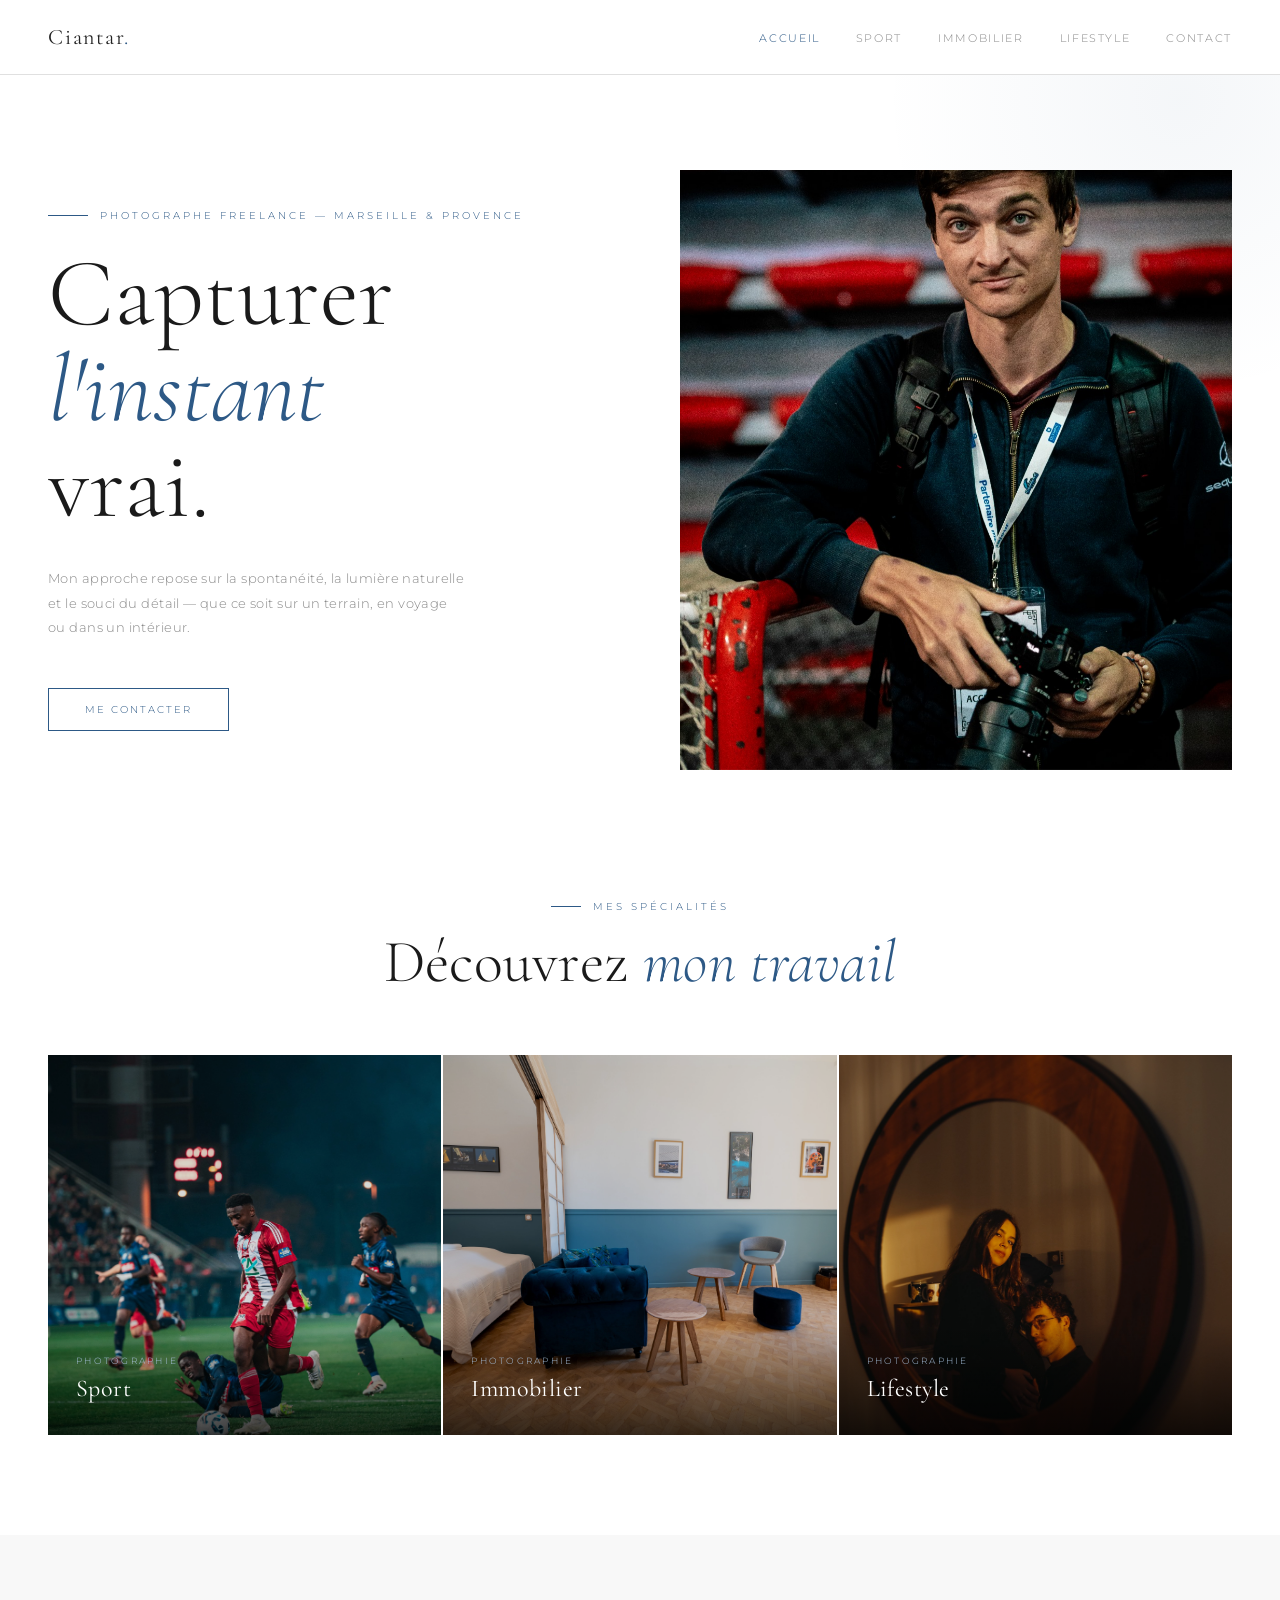
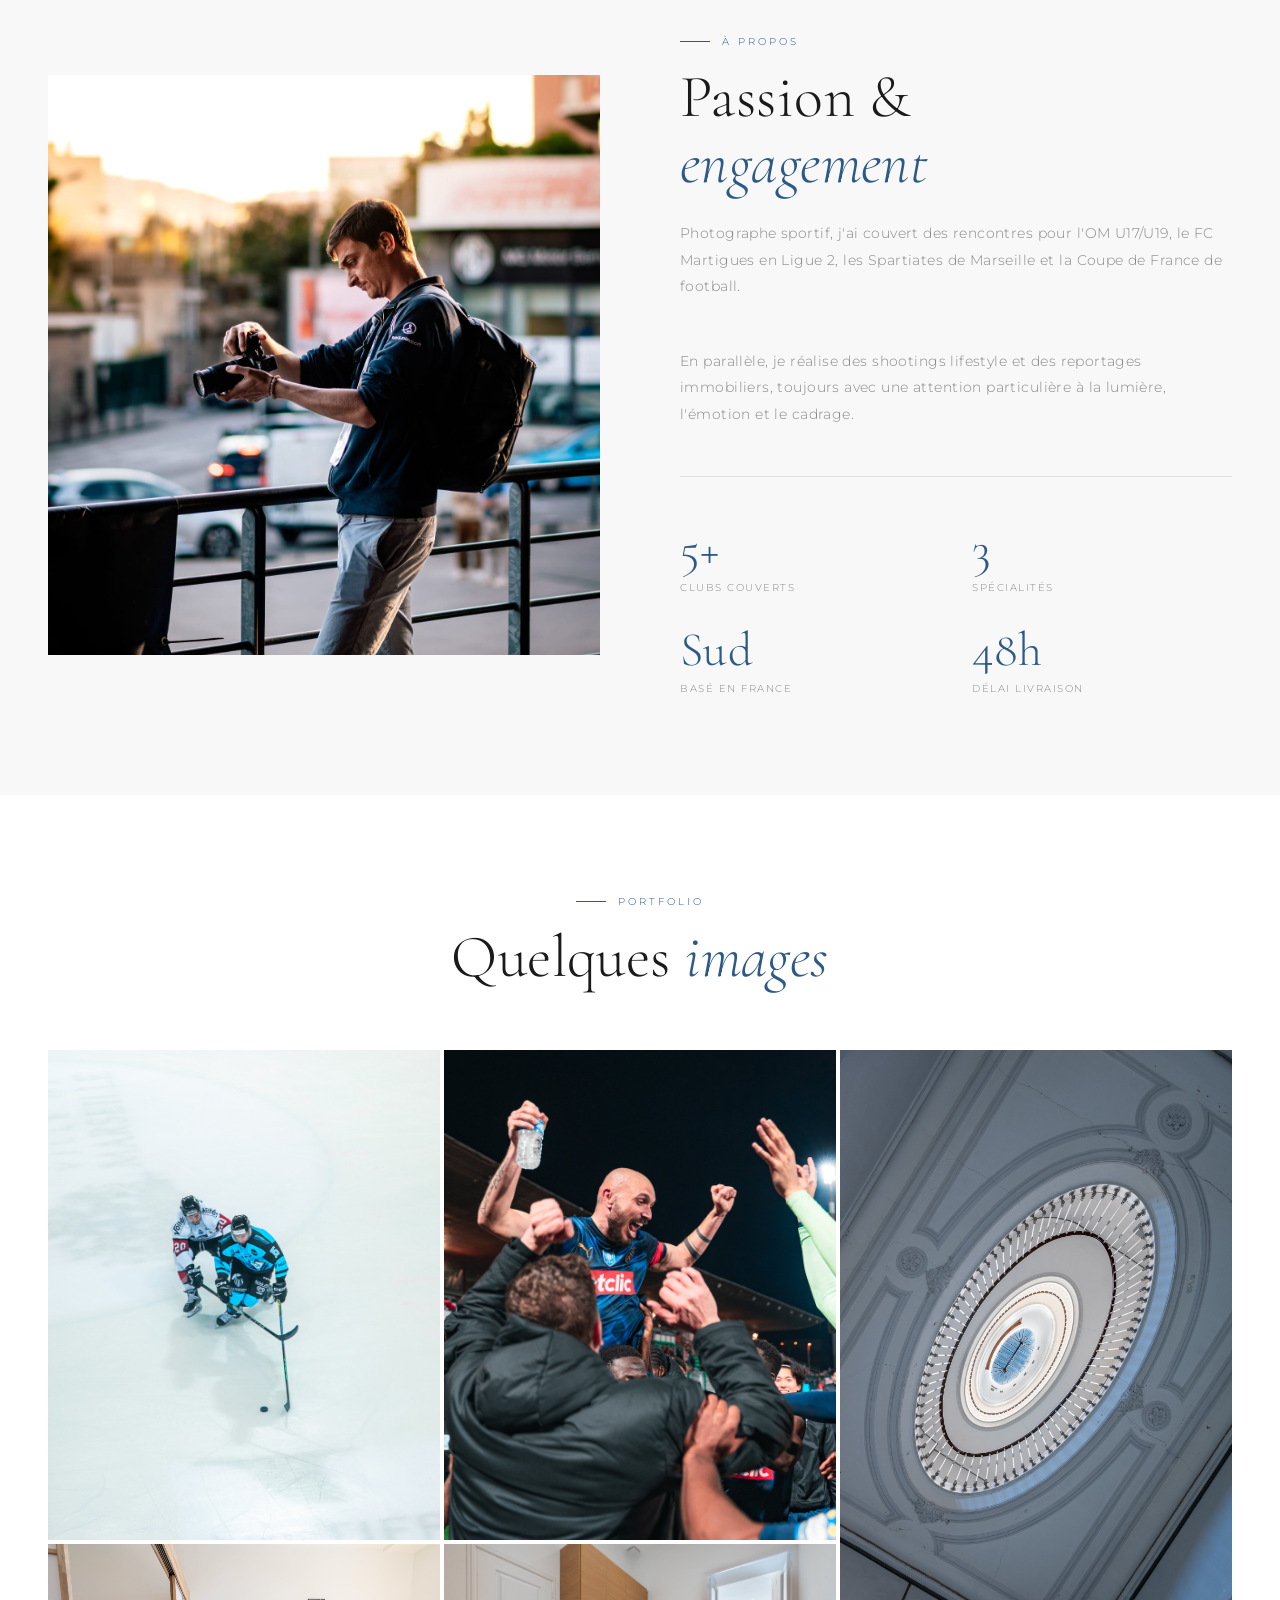
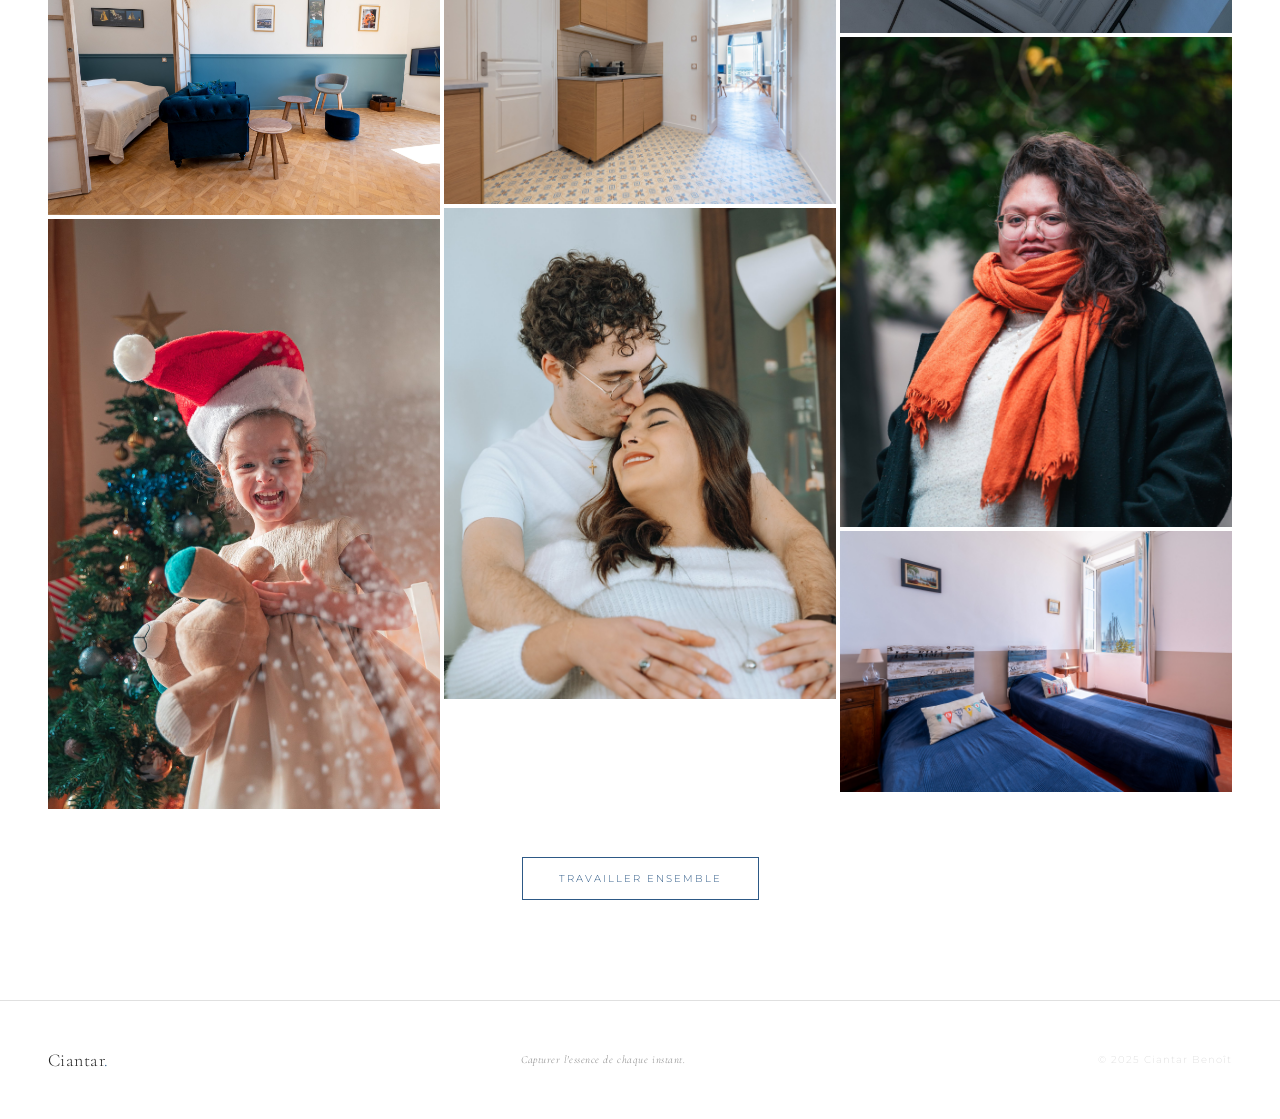
<file: index.html>
<!DOCTYPE html>
<html lang="fr">
<head>
  <meta charset="UTF-8">
  <meta name="viewport" content="width=device-width, initial-scale=1.0">
  <title>Ciantar Benoît — Photographe Freelance | Marseille & Provence</title>
  <meta name="description" content="Photographe freelance basé dans le Sud de la France. Sport, immobilier, lifestyle.">
  <link rel="stylesheet" href="style.css">
</head>
<body>
<nav id="navbar">
  <a href="index.html" class="nav-logo">Ciantar<span>.</span></a>
  <ul class="nav-links">
    <li><a href="index.html" class="active">Accueil</a></li>
    <li><a href="sport.html">Sport</a></li>
    <li><a href="immobilier.html">Immobilier</a></li>
    <li><a href="lifestyle.html">Lifestyle</a></li>
    <li><a href="contact.html">Contact</a></li>
  </ul>
</nav>
<section class="hero">
  <div class="hero-text">
    <div class="hero-eyebrow">Photographe Freelance — Marseille & Provence</div>
    <h1 class="hero-title">Capturer<br><em>l'instant</em><br>vrai.</h1>
    <p class="hero-desc">Mon approche repose sur la spontanéité, la lumière naturelle et le souci du détail — que ce soit sur un terrain, en voyage ou dans un intérieur.</p>
    <a href="contact.html" class="btn">Me contacter</a>
  </div>
  <div class="hero-image">
    <img src="images/photo-2024-11-23-11-48-34-dWxvlXLlpySbNrJX.jpg" alt="Benoît Ciantar Photographe">
  </div>
</section>
<section style="padding-top: 0;">
  <div style="text-align:center; margin-bottom: 60px;">
    <div class="section-label" style="justify-content:center;">Mes spécialités</div>
    <h2 class="section-title" style="text-align:center;">Découvrez <em>mon travail</em></h2>
  </div>
  <div class="projects-grid">
    <a href="sport.html" class="project-card">
      <img src="images/coupedefrance-1-7-AVL7Jw8PgpUx49ox.jpg" alt="Sport">
      <div class="project-overlay"><div class="project-category">Photographie</div><div class="project-name">Sport</div></div>
      <div class="project-arrow">→</div>
    </a>
    <a href="immobilier.html" class="project-card">
      <img src="images/salon-15-AoPWeBwlzRu7yVPK.jpg" alt="Immobilier">
      <div class="project-overlay"><div class="project-category">Photographie</div><div class="project-name">Immobilier</div></div>
      <div class="project-arrow">→</div>
    </a>
    <a href="lifestyle.html" class="project-card">
      <img src="images/parc-1-8-ALpeJEMyXaUQk41N.jpg" alt="Lifestyle">
      <div class="project-overlay"><div class="project-category">Photographie</div><div class="project-name">Lifestyle</div></div>
      <div class="project-arrow">→</div>
    </a>
  </div>
</section>
<section style="background: var(--dark); padding: 100px 48px;">
  <div class="about">
    <div class="about-image"><img src="images/photo-2024-10-17-18-05-12-dOqabzD1VBUl9ra4.jpg" alt="Benoît Ciantar"></div>
    <div>
      <div class="section-label">À propos</div>
      <h2 class="section-title">Passion &<br><em>engagement</em></h2>
      <p class="section-desc">Photographe sportif, j'ai couvert des rencontres pour l'OM U17/U19, le FC Martigues en Ligue 2, les Spartiates de Marseille et la Coupe de France de football.</p>
      <p class="section-desc" style="margin-bottom: 0;">En parallèle, je réalise des shootings lifestyle et des reportages immobiliers, toujours avec une attention particulière à la lumière, l'émotion et le cadrage.</p>
      <div class="about-stats">
        <div><div class="stat-number">5+</div><div class="stat-label">Clubs couverts</div></div>
        <div><div class="stat-number">3</div><div class="stat-label">Spécialités</div></div>
        <div><div class="stat-number">Sud</div><div class="stat-label">Basé en France</div></div>
        <div><div class="stat-number">48h</div><div class="stat-label">Délai livraison</div></div>
      </div>
    </div>
  </div>
</section>
<section>
  <div style="text-align:center; margin-bottom: 60px;">
    <div class="section-label" style="justify-content:center;">Portfolio</div>
    <h2 class="section-title" style="text-align:center;">Quelques <em>images</em></h2>
  </div>
  <div class="photo-grid">
    <img src="images/spartiates-1-4-YrDWanGeL4HzkEZQ.jpg" alt="">
    <img src="images/salon-15-AoPWeBwlzRu7yVPK.jpg" alt="">
    <img src="images/jade-19-YBg7p3WjqwuxPk65.jpg" alt="">
    <img src="images/coupedefrance-1-28-dWxvlX38KaU5B4y0.jpg" alt="">
    <img src="images/cuisine-2-YZ982yoq8PcaPwWX.jpg" alt="">
    <img src="images/parc-1-A3Q2p0681GcrwQ3L.jpg" alt="">
    <img src="images/immeuble-1-4-m5KMvVX5ENT0QpW2.jpg" alt="">
    <img src="images/spartiates-1-5-AoPWeBolXlsO8jy7.jpg" alt="">
    <img src="images/chambre-1-2-Yyv9oz1xQZt589rN.jpg" alt="">
  </div>
  <div style="text-align:center; margin-top: 48px;"><a href="contact.html" class="btn">Travailler ensemble</a></div>
</section>
<footer>
  <a href="index.html" class="footer-logo">Ciantar<span>.</span></a>
  <p class="footer-tagline">Capturer l'essence de chaque instant.</p>
  <p class="footer-copy">© 2025 Ciantar Benoît</p>
</footer>
<script>
  const navbar = document.getElementById('navbar');
  window.addEventListener('scroll', () => { navbar.classList.toggle('scrolled', window.scrollY > 60); });
</script>
</body>
</html>
</file>
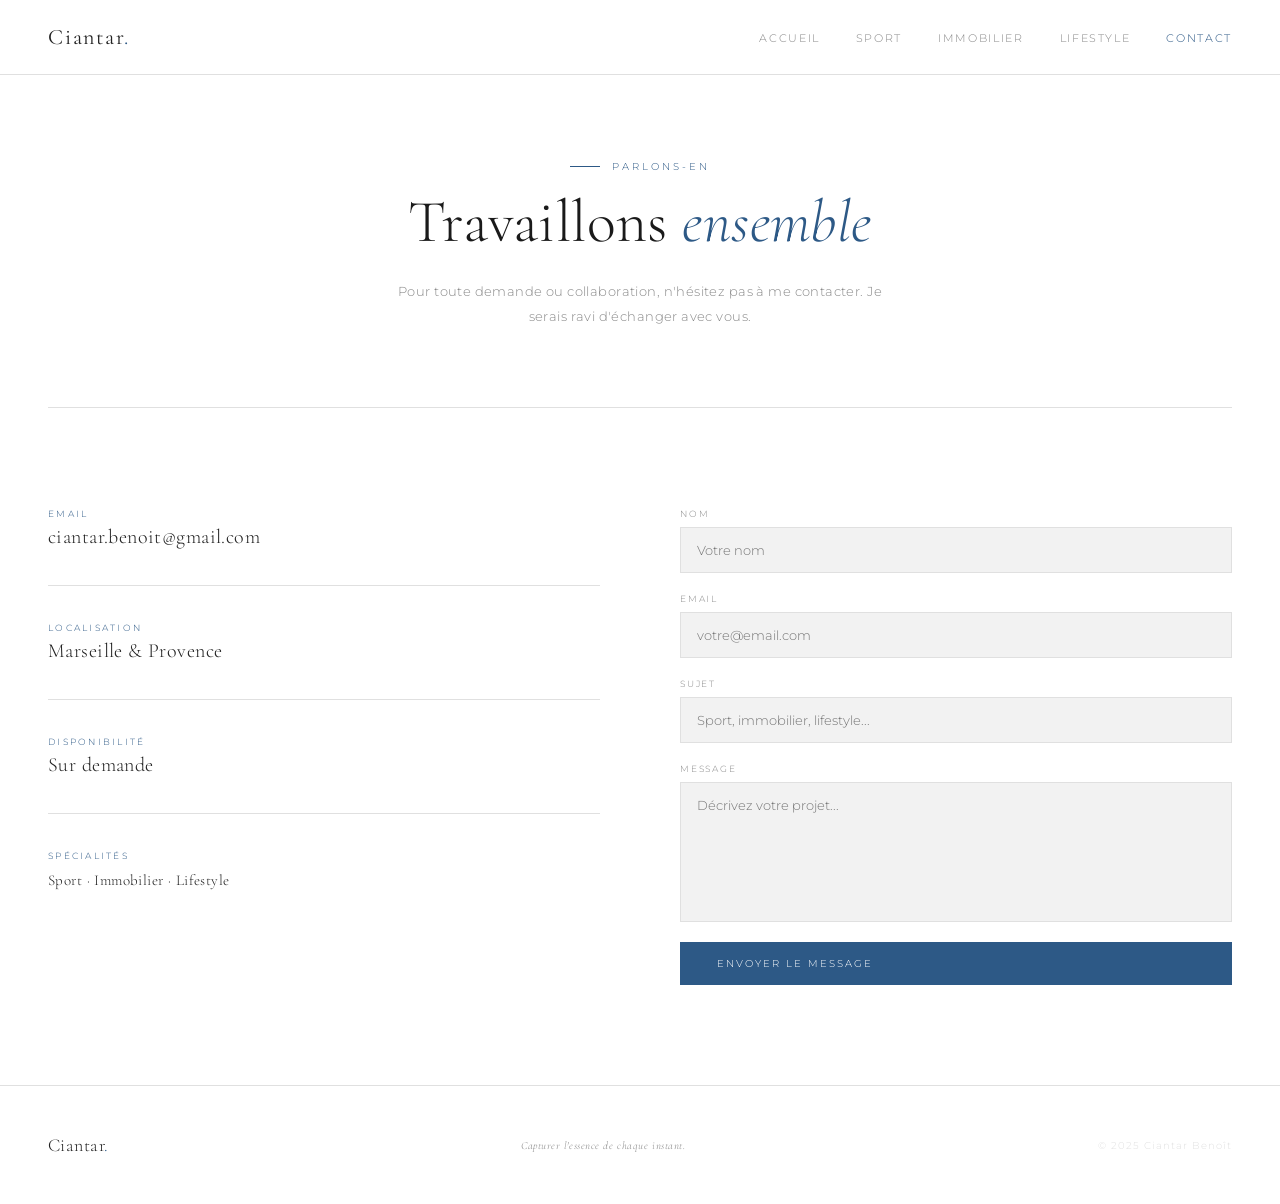
<file: contact.html>
<!DOCTYPE html>
<html lang="fr">
<head>
  <meta charset="UTF-8">
  <meta name="viewport" content="width=device-width, initial-scale=1.0">
  <title>Contact — Ciantar Benoît Photographe</title>
  <link rel="stylesheet" href="style.css">
</head>
<body>
<nav id="navbar">
  <a href="index.html" class="nav-logo">Ciantar<span>.</span></a>
  <ul class="nav-links">
    <li><a href="index.html">Accueil</a></li>
    <li><a href="sport.html">Sport</a></li>
    <li><a href="immobilier.html">Immobilier</a></li>
    <li><a href="lifestyle.html">Lifestyle</a></li>
    <li><a href="contact.html" class="active">Contact</a></li>
  </ul>
</nav>
<div class="page-hero">
  <div class="section-label" style="justify-content:center;">Parlons-en</div>
  <h1 class="section-title">Travaillons <em>ensemble</em></h1>
  <p style="color: var(--grey); max-width: 500px; margin: 0 auto; line-height: 1.9; font-size: 13px;">Pour toute demande ou collaboration, n'hésitez pas à me contacter. Je serais ravi d'échanger avec vous.</p>
</div>
<section>
  <div class="contact-grid">
    <div class="contact-info">
      <div class="contact-item">
        <div class="contact-item-label">Email</div>
        <div class="contact-item-value"><a href="mailto:ciantar.benoit@gmail.com">ciantar.benoit@gmail.com</a></div>
      </div>
      <div class="contact-item">
        <div class="contact-item-label">Localisation</div>
        <div class="contact-item-value">Marseille & Provence</div>
      </div>
      <div class="contact-item">
        <div class="contact-item-label">Disponibilité</div>
        <div class="contact-item-value">Sur demande</div>
      </div>
      <div class="contact-item" style="border-bottom: none;">
        <div class="contact-item-label">Spécialités</div>
        <div class="contact-item-value" style="font-size: 15px; line-height: 1.8;">Sport · Immobilier · Lifestyle</div>
      </div>
    </div>
    <form>
      <div class="form-group">
        <label>Nom</label>
        <input type="text" placeholder="Votre nom">
      </div>
      <div class="form-group">
        <label>Email</label>
        <input type="email" placeholder="votre@email.com">
      </div>
      <div class="form-group">
        <label>Sujet</label>
        <input type="text" placeholder="Sport, immobilier, lifestyle...">
      </div>
      <div class="form-group">
        <label>Message</label>
        <textarea placeholder="Décrivez votre projet..."></textarea>
      </div>
      <a href="mailto:ciantar.benoit@gmail.com" class="btn btn-solid">Envoyer le message</a>
    </form>
  </div>
</section>
<footer>
  <a href="index.html" class="footer-logo">Ciantar<span>.</span></a>
  <p class="footer-tagline">Capturer l'essence de chaque instant.</p>
  <p class="footer-copy">© 2025 Ciantar Benoît</p>
</footer>
<script>
  const navbar = document.getElementById('navbar');
  window.addEventListener('scroll', () => { navbar.classList.toggle('scrolled', window.scrollY > 60); });
</script>
</body>
</html>
</file>
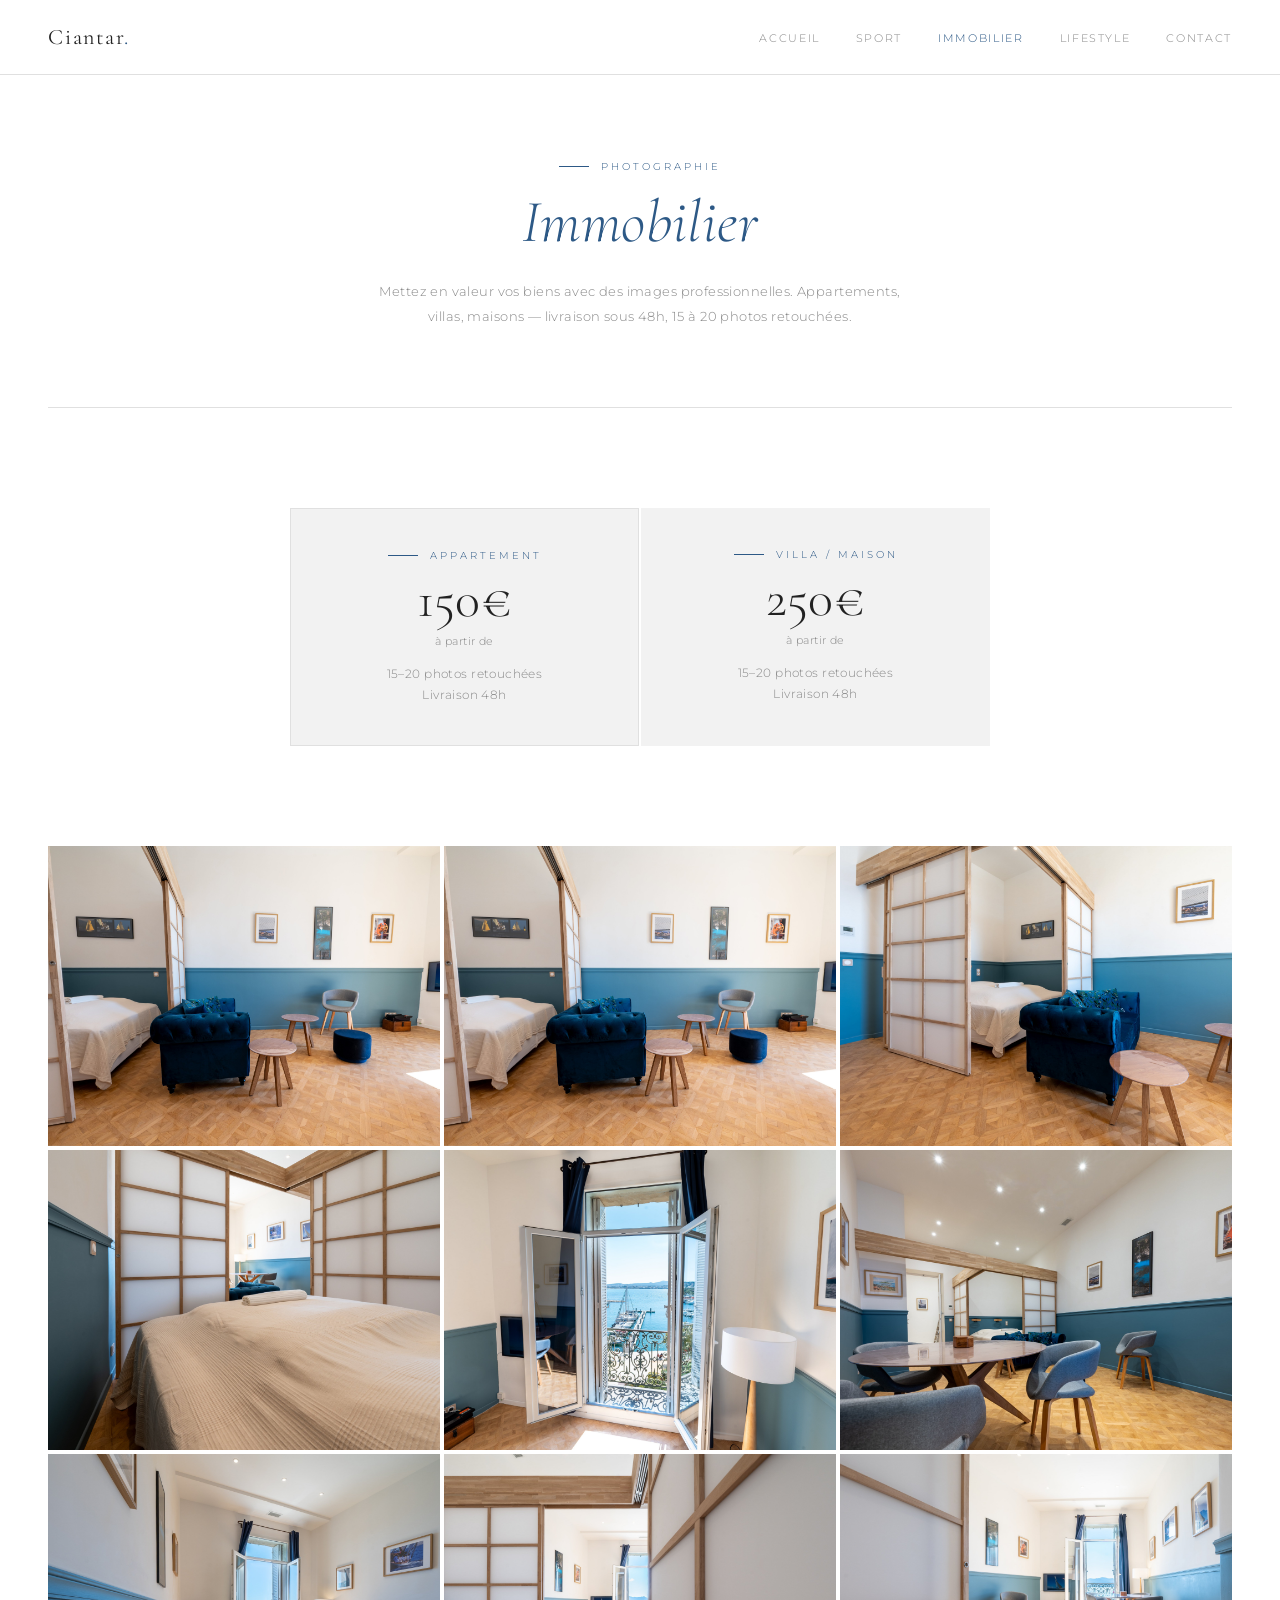
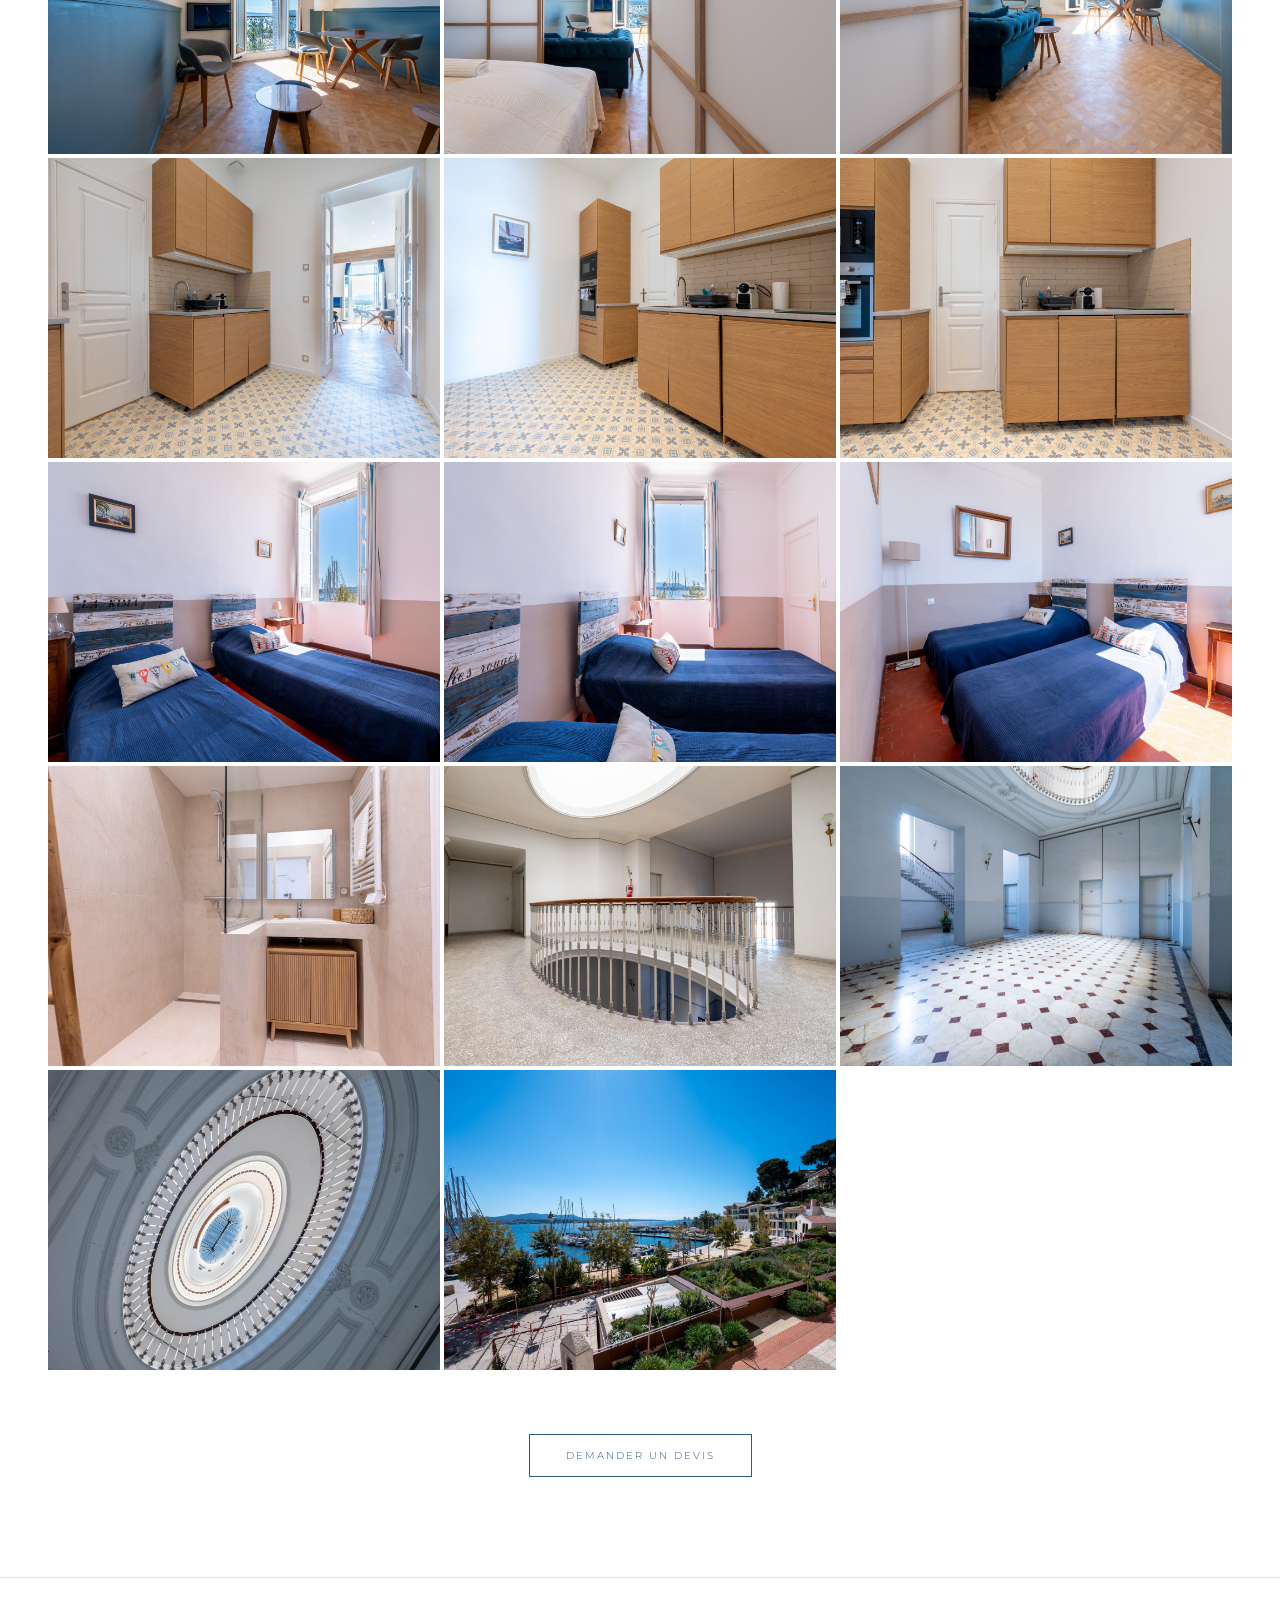
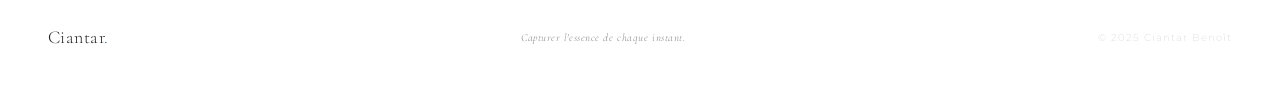
<file: immobilier.html>
<!DOCTYPE html>
<html lang="fr">
<head>
  <meta charset="UTF-8">
  <meta name="viewport" content="width=device-width, initial-scale=1.0">
  <title>Photographie Immobilière — Ciantar Benoît</title>
  <link rel="stylesheet" href="style.css">
</head>
<body>
<nav id="navbar">
  <a href="index.html" class="nav-logo">Ciantar<span>.</span></a>
  <ul class="nav-links">
    <li><a href="index.html">Accueil</a></li>
    <li><a href="sport.html">Sport</a></li>
    <li><a href="immobilier.html" class="active">Immobilier</a></li>
    <li><a href="lifestyle.html">Lifestyle</a></li>
    <li><a href="contact.html">Contact</a></li>
  </ul>
</nav>
<div class="page-hero">
  <div class="section-label" style="justify-content:center;">Photographie</div>
  <h1 class="section-title"><em>Immobilier</em></h1>
  <p style="color: var(--grey); max-width: 560px; margin: 0 auto; line-height: 1.9; font-size: 13px;">Mettez en valeur vos biens avec des images professionnelles. Appartements, villas, maisons — livraison sous 48h, 15 à 20 photos retouchées.</p>
</div>
<section style="padding-bottom: 0;">
  <div style="display: grid; grid-template-columns: 1fr 1fr; gap: 2px; max-width: 700px; margin: 0 auto;">
    <div style="background: var(--card); border: 1px solid var(--border); padding: 40px; text-align: center;">
      <div class="section-label" style="justify-content:center; margin-bottom: 12px;">Appartement</div>
      <div style="font-family: var(--font-display); font-size: 52px; font-weight: 300; color: var(--gold); line-height:1;">150€</div>
      <div style="color: var(--grey); font-size: 11px; margin-top: 8px;">à partir de</div>
      <div style="color: var(--grey); font-size: 12px; margin-top: 16px; line-height: 1.7;">15–20 photos retouchées<br>Livraison 48h</div>
    </div>
    <div style="background: var(--card); border: 1px solid var(--gold); padding: 40px; text-align: center;">
      <div class="section-label" style="justify-content:center; margin-bottom: 12px;">Villa / Maison</div>
      <div style="font-family: var(--font-display); font-size: 52px; font-weight: 300; color: var(--gold); line-height:1;">250€</div>
      <div style="color: var(--grey); font-size: 11px; margin-top: 8px;">à partir de</div>
      <div style="color: var(--grey); font-size: 12px; margin-top: 16px; line-height: 1.7;">15–20 photos retouchées<br>Livraison 48h</div>
    </div>
  </div>
</section>
<section>
  <div class="gallery-grid">
    <img src="images/salon-15-AoPWeBwlzRu7yVPK.jpg" alt="">
    <img src="images/salon-1-m7V3pWBgjwIo1p2V.jpg" alt="">
    <img src="images/salon-1-2-YbNBaWe5nvilG9x9.jpg" alt="">
    <img src="images/salon-2-YKb3Jq2xkWhDgyJz.jpg" alt="">
    <img src="images/salon-2-2-Aq2WBazQLVsW5r0p.jpg" alt="">
    <img src="images/salon-7-AR0LJGnBR0t4q3N8.jpg" alt="">
    <img src="images/salon-8-A3Q2p5Z4jNSbrnyn.jpg" alt="">
    <img src="images/salon-10-A1aPKODLNjsp8X1D.jpg" alt="">
    <img src="images/salon-12-AR0LJGn4b8slg5wP.jpg" alt="">
    <img src="images/cuisine-2-YZ982yoq8PcaPwWX.jpg" alt="">
    <img src="images/cuisine-3-YD0lp3ag9jfzMx6a.jpg" alt="">
    <img src="images/cuisine-4-AR0LJGnB89s8LoaZ.jpg" alt="">
    <img src="images/chambre-1-2-Yyv9oz1xQZt589rN.jpg" alt="">
    <img src="images/chambre-1-3-m2W84LMvMOHyDkbz.jpg" alt="">
    <img src="images/chambre-1-AQExJKG5QZSR49KJ.jpg" alt="">
    <img src="images/salledebain-5-mePxL9k2k4hwwgzO.jpg" alt="">
    <img src="images/immeuble-1-2-mxB4rJ01rJTE48Ez.jpg" alt="">
    <img src="images/immeuble-1-3-mjE72R0xnRcox3Lr.jpg" alt="">
    <img src="images/immeuble-1-4-m5KMvVX5ENT0QpW2.jpg" alt="">
    <img src="images/vue-1-AVL7JlG8ZnhBBPBj.jpg" alt="">
  </div>
  <div style="text-align:center; margin-top: 64px;"><a href="contact.html" class="btn">Demander un devis</a></div>
</section>
<footer>
  <a href="index.html" class="footer-logo">Ciantar<span>.</span></a>
  <p class="footer-tagline">Capturer l'essence de chaque instant.</p>
  <p class="footer-copy">© 2025 Ciantar Benoît</p>
</footer>
<script>
  const navbar = document.getElementById('navbar');
  window.addEventListener('scroll', () => { navbar.classList.toggle('scrolled', window.scrollY > 60); });
</script>
</body>
</html>
</file>
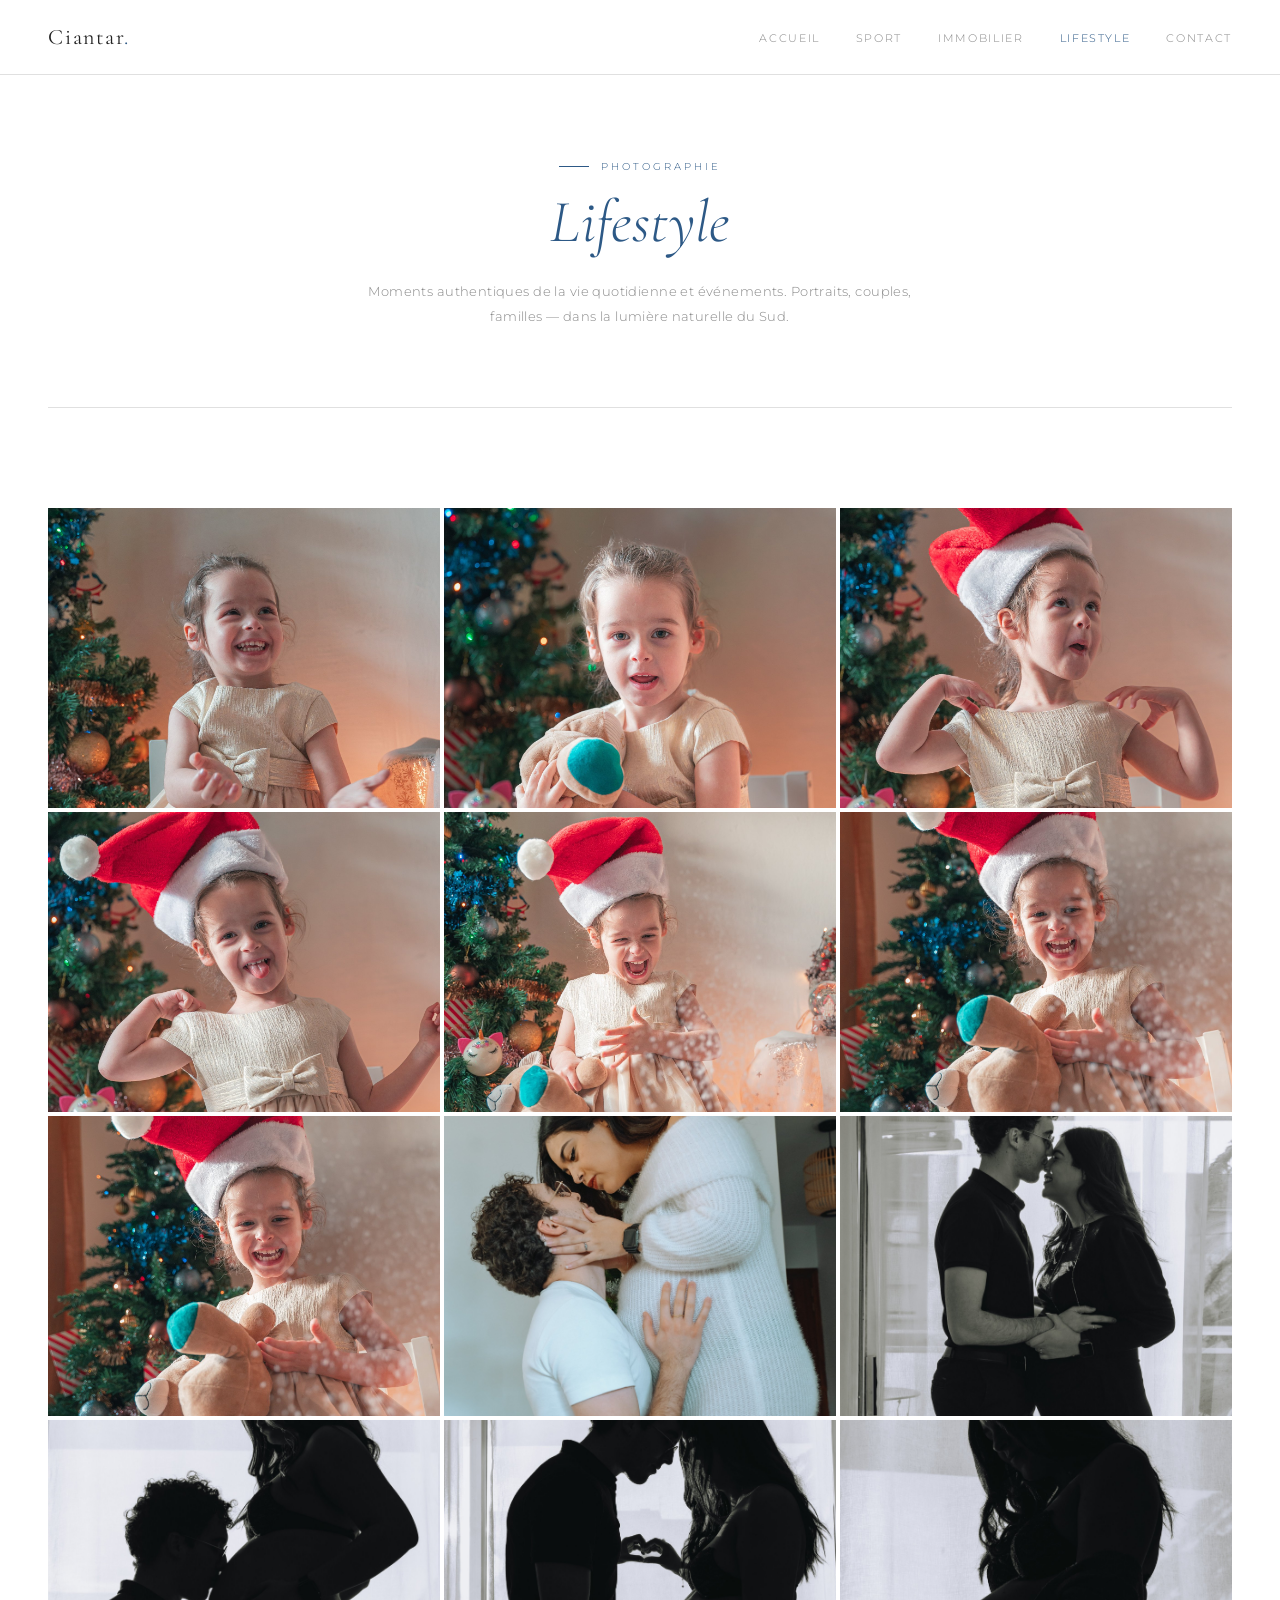
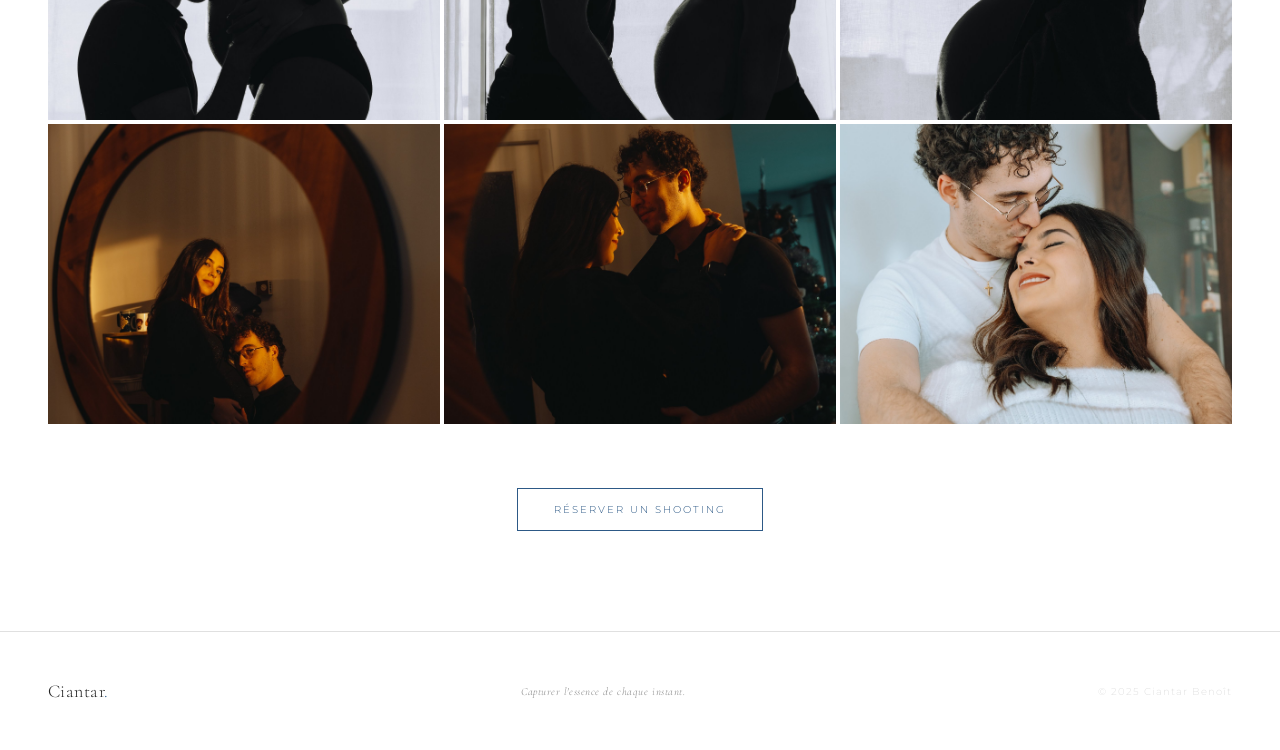
<file: lifestyle.html>
<!DOCTYPE html>
<html lang="fr">
<head>
  <meta charset="UTF-8">
  <meta name="viewport" content="width=device-width, initial-scale=1.0">
  <title>Photographie Lifestyle — Ciantar Benoît</title>
  <link rel="stylesheet" href="style.css">
</head>
<body>
<nav id="navbar">
  <a href="index.html" class="nav-logo">Ciantar<span>.</span></a>
  <ul class="nav-links">
    <li><a href="index.html">Accueil</a></li>
    <li><a href="sport.html">Sport</a></li>
    <li><a href="immobilier.html">Immobilier</a></li>
    <li><a href="lifestyle.html" class="active">Lifestyle</a></li>
    <li><a href="contact.html">Contact</a></li>
  </ul>
</nav>
<div class="page-hero">
  <div class="section-label" style="justify-content:center;">Photographie</div>
  <h1 class="section-title"><em>Lifestyle</em></h1>
  <p style="color: var(--grey); max-width: 560px; margin: 0 auto; line-height: 1.9; font-size: 13px;">Moments authentiques de la vie quotidienne et événements. Portraits, couples, familles — dans la lumière naturelle du Sud.</p>
</div>
<section>
  <div class="gallery-grid">
    <img src="images/jade-5-AE0Pp1j1Npf880o9.jpg" alt="">
    <img src="images/jade-11-YX4lPDopa1TXworR.jpg" alt="">
    <img src="images/jade-13-mePxL9DjKpCqkrD3.jpg" alt="">
    <img src="images/jade-15-Y4LD47jbZ3COlWZk.jpg" alt="">
    <img src="images/jade-18-AE0Pp183pQsKaryg.jpg" alt="">
    <img src="images/jade-19-YBg7p3WjqwuxPk65.jpg" alt="">
    <img src="images/jade-20-Yyv9owWaZbHVDylb.jpg" alt="">
    <img src="images/parc-1-2-mv0WjqZElvsj2RRg.jpg" alt="">
    <img src="images/parc-1-3-Aq2WBaP91pF2Q3Nw.jpg" alt="">
    <img src="images/parc-1-5-Y4LD47wezQUOME6p.jpg" alt="">
    <img src="images/parc-1-6-YrDWax8nX6SZygxb.jpg" alt="">
    <img src="images/parc-1-7-A0xlNB6yJgSJqokn.jpg" alt="">
    <img src="images/parc-1-8-ALpeJEMyXaUQk41N.jpg" alt="">
    <img src="images/parc-1-9-m2W84LJKgRs29Ep3.jpg" alt="">
    <img src="images/parc-1-A3Q2p0681GcrwQ3L.jpg" alt="">
  </div>
  <div style="text-align:center; margin-top: 64px;"><a href="contact.html" class="btn">Réserver un shooting</a></div>
</section>
<footer>
  <a href="index.html" class="footer-logo">Ciantar<span>.</span></a>
  <p class="footer-tagline">Capturer l'essence de chaque instant.</p>
  <p class="footer-copy">© 2025 Ciantar Benoît</p>
</footer>
<script>
  const navbar = document.getElementById('navbar');
  window.addEventListener('scroll', () => { navbar.classList.toggle('scrolled', window.scrollY > 60); });
</script>
</body>
</html>
</file>
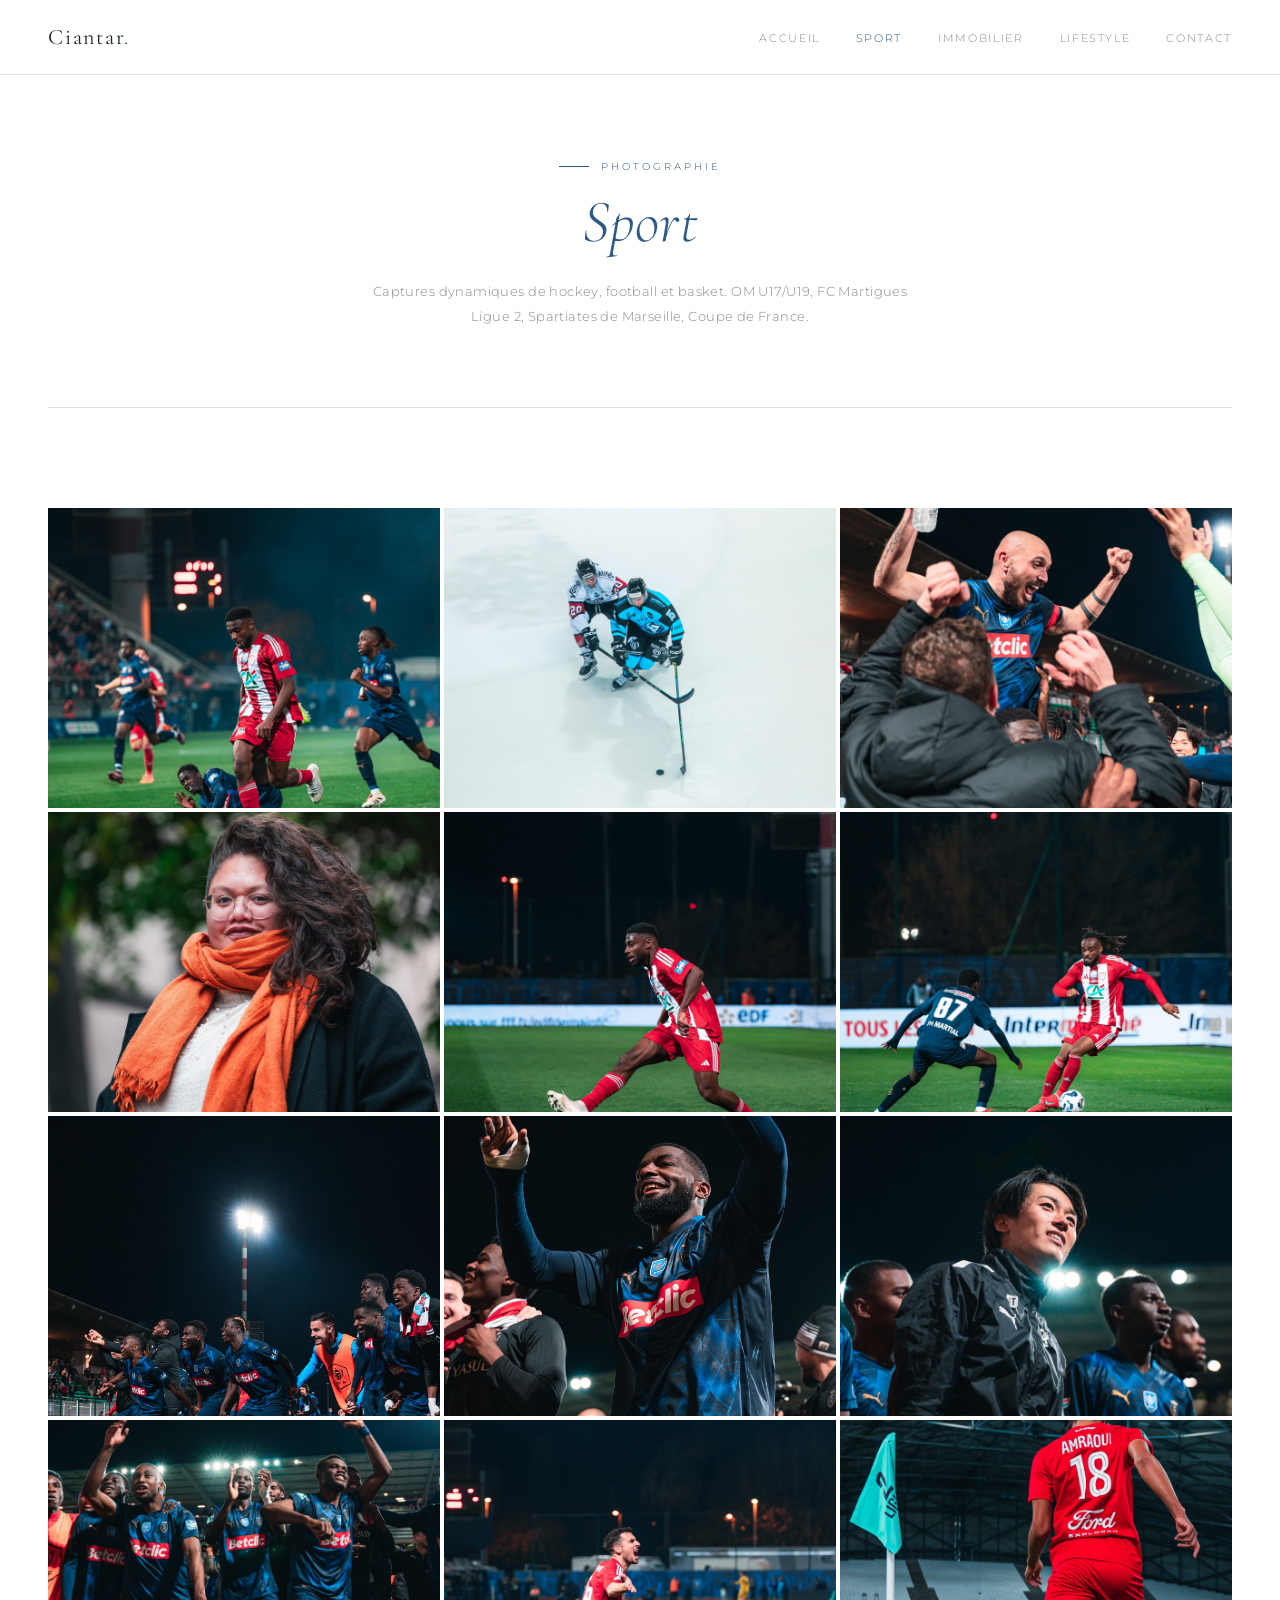
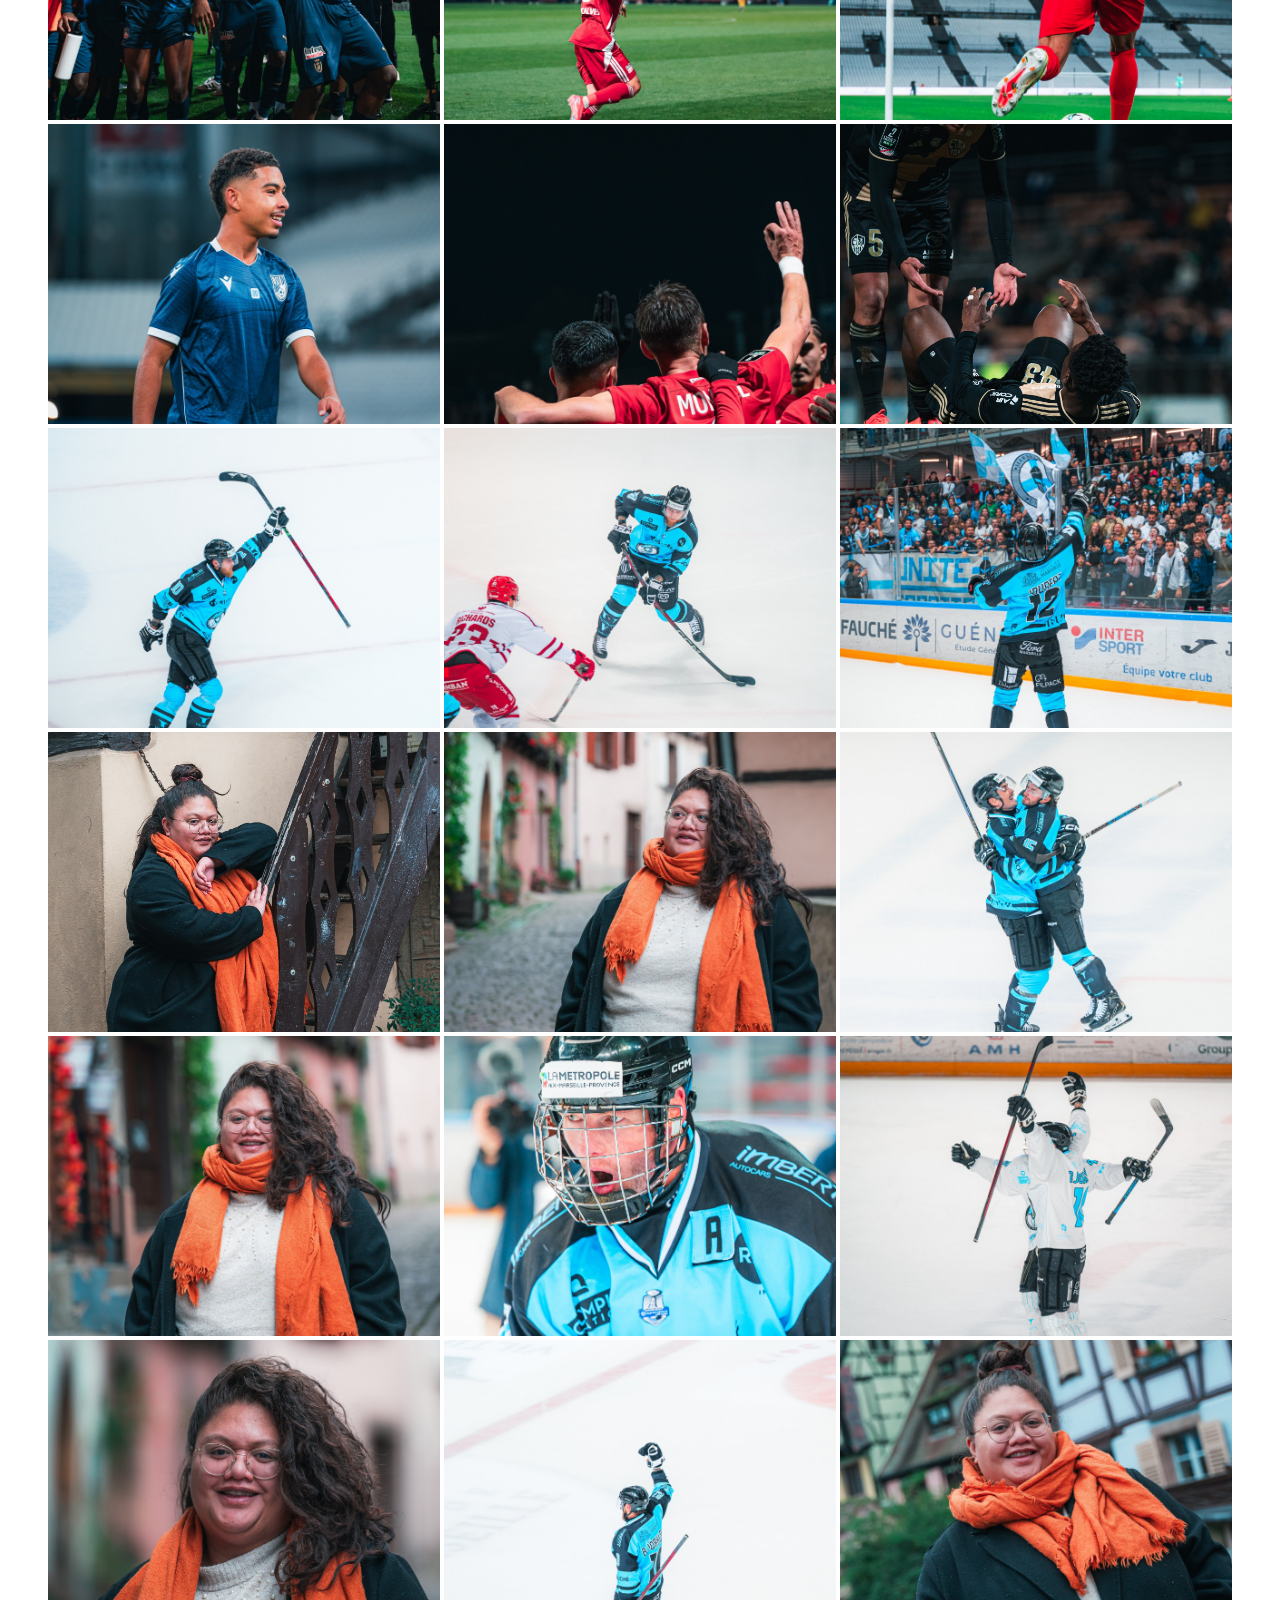
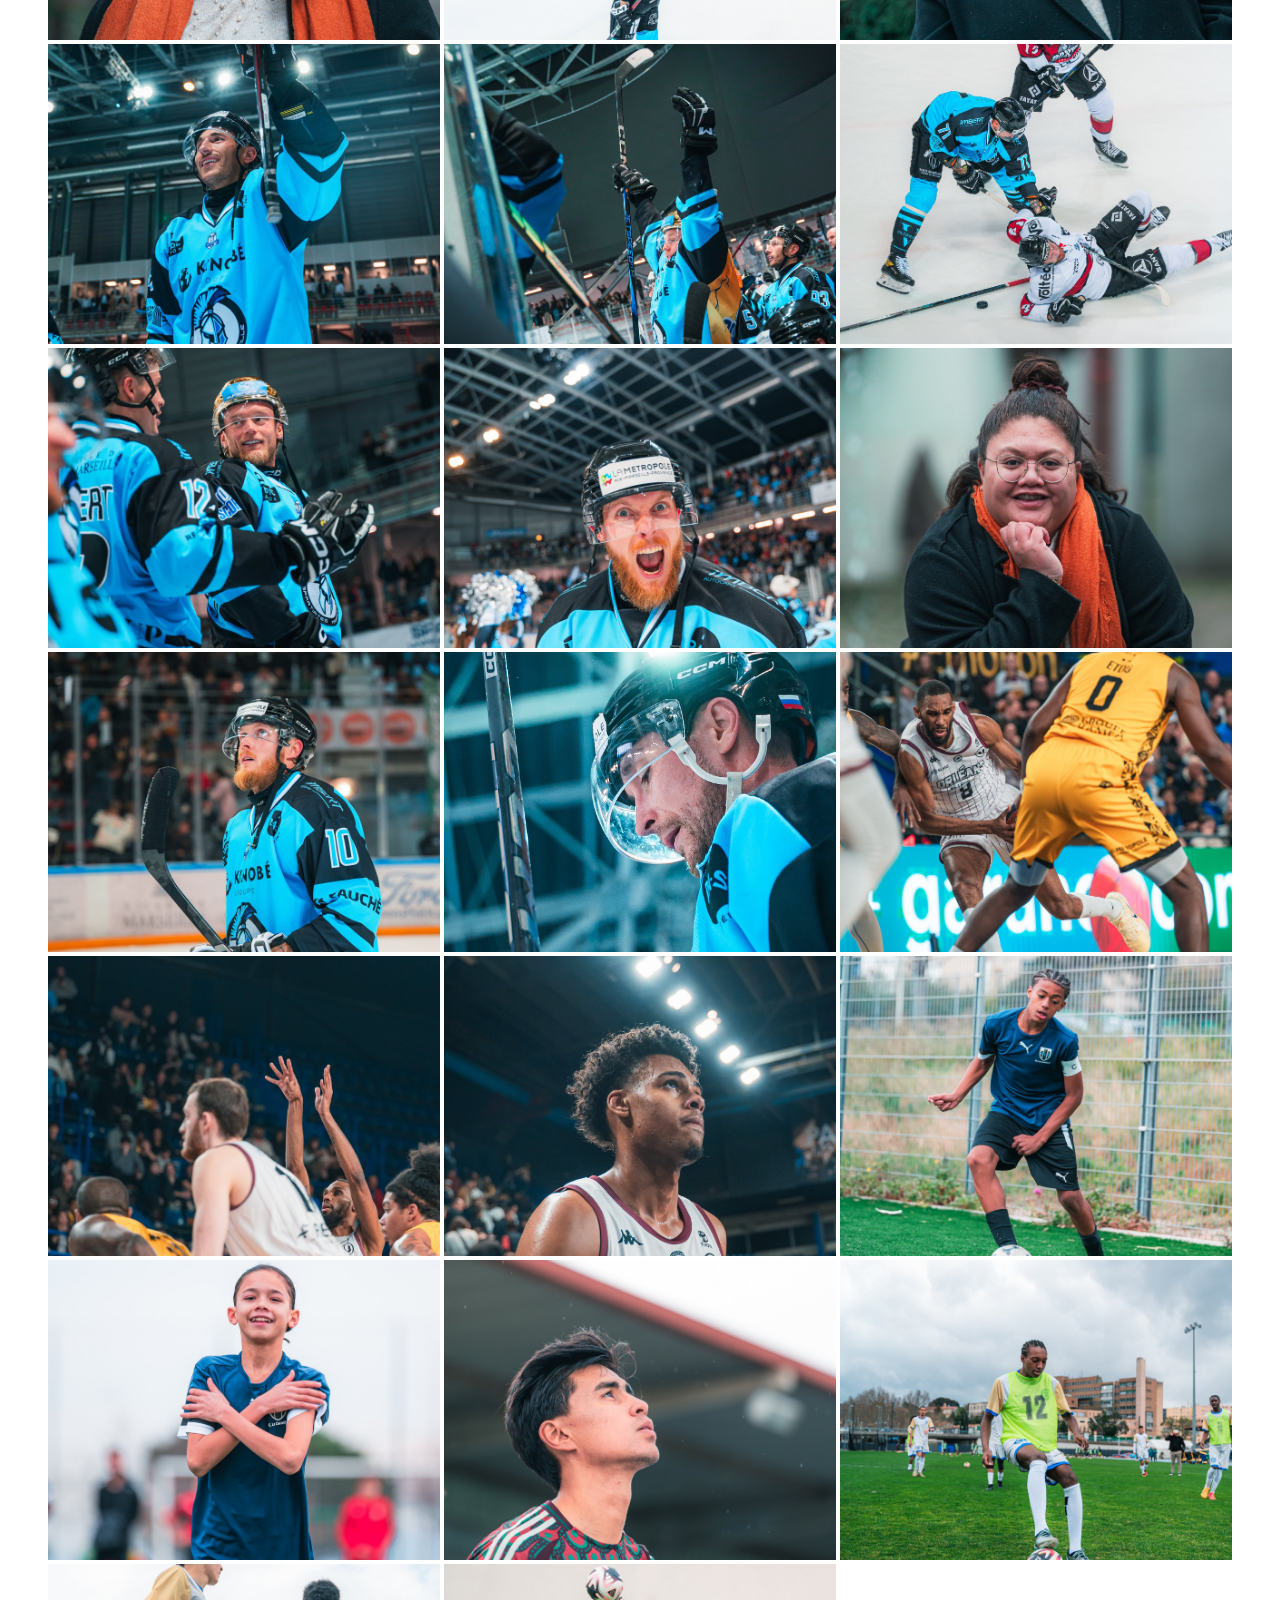
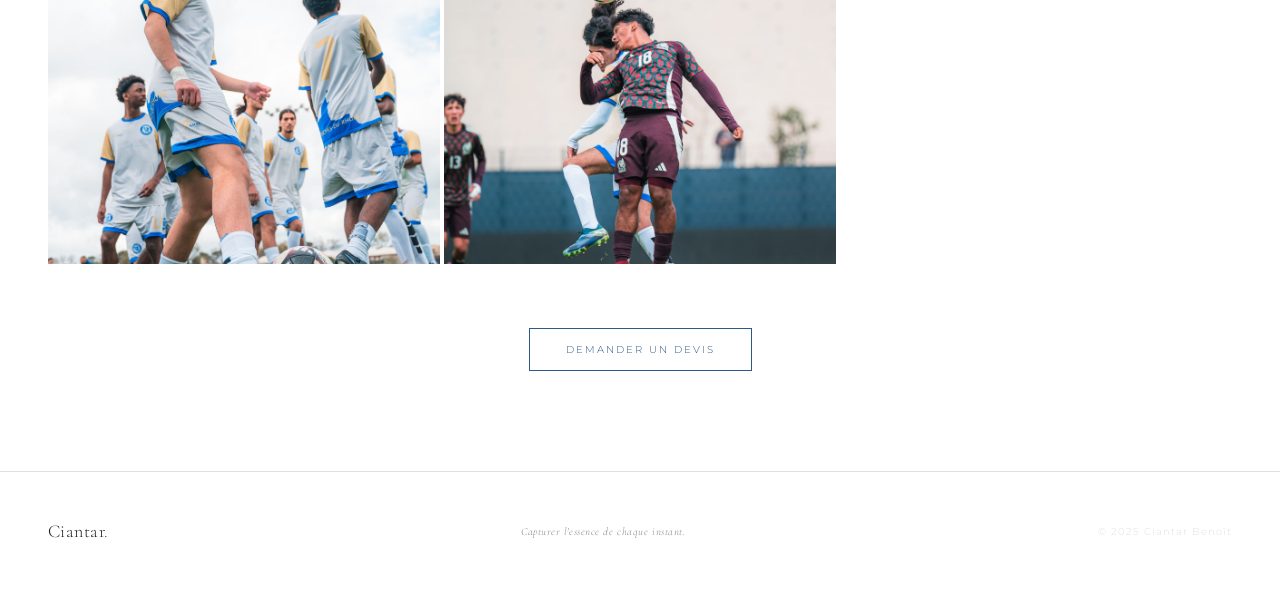
<file: sport.html>
<!DOCTYPE html>
<html lang="fr">
<head>
  <meta charset="UTF-8">
  <meta name="viewport" content="width=device-width, initial-scale=1.0">
  <title>Photographie Sportive — Ciantar Benoît</title>
  <link rel="stylesheet" href="style.css">
</head>
<body>
<nav id="navbar">
  <a href="index.html" class="nav-logo">Ciantar<span>.</span></a>
  <ul class="nav-links">
    <li><a href="index.html">Accueil</a></li>
    <li><a href="sport.html" class="active">Sport</a></li>
    <li><a href="immobilier.html">Immobilier</a></li>
    <li><a href="lifestyle.html">Lifestyle</a></li>
    <li><a href="contact.html">Contact</a></li>
  </ul>
</nav>
<div class="page-hero">
  <div class="section-label" style="justify-content:center;">Photographie</div>
  <h1 class="section-title"><em>Sport</em></h1>
  <p style="color: var(--grey); max-width: 560px; margin: 0 auto; line-height: 1.9; font-size: 13px;">Captures dynamiques de hockey, football et basket. OM U17/U19, FC Martigues Ligue 2, Spartiates de Marseille, Coupe de France.</p>
</div>
<section>
  <div class="gallery-grid">
    <img src="images/coupedefrance-1-7-AVL7Jw8PgpUx49ox.jpg" alt="">
    <img src="images/spartiates-1-4-YrDWanGeL4HzkEZQ.jpg" alt="">
    <img src="images/coupedefrance-1-28-dWxvlX38KaU5B4y0.jpg" alt="">
    <img src="images/spartiates-1-5-AoPWeBolXlsO8jy7.jpg" alt="">
    <img src="images/coupedefrance-1-11-mjE72MlLZEuPyNga.jpg" alt="">
    <img src="images/coupedefrance-1-16-AoPWeBMEeLS8gjLX.jpg" alt="">
    <img src="images/coupedefrance-1-22-m7V3pr6qyRHJl7aJ.jpg" alt="">
    <img src="images/coupedefrance-1-23-A1aPK4EeEqSMw7Xb.jpg" alt="">
    <img src="images/coupedefrance-1-25-AoPWeBMEwEUzLMop.jpg" alt="">
    <img src="images/coupedefrance-1-27-AQExJNOXaohwyrPe.jpg" alt="">
    <img src="images/coupedefrance-1-9-d951pRJE1GU5w3W3.jpg" alt="">
    <img src="images/martigues-1-2-YNqBJv1W2aU02pDy.jpg" alt="">
    <img src="images/martigues-1-9-AzGXrq5JjMiZX0Dg.jpg" alt="">
    <img src="images/martigues-1-11-Aq2WBO7oNJTDbNRj.jpg" alt="">
    <img src="images/martigues-118-2-d951pR0KEyhO73LN.jpg" alt="">
    <img src="images/spartiates-1-2-AQExJNN1V7ckNWbQ.jpg" alt="">
    <img src="images/spartiates-1-2-mP4OpqynovHW606Q.jpg" alt="">
    <img src="images/spartiates-1-3-AoPWeBBGKVUvZEnE.jpg" alt="">
    <img src="images/spartiates-1-3-YleWMPoPl8cpEBrX.jpg" alt="">
    <img src="images/spartiates-1-7-A1aPKOWOaZFjG50l.jpg" alt="">
    <img src="images/spartiates-1-7-Yyv9ozznZ0hB1bw9.jpg" alt="">
    <img src="images/spartiates-1-8-mnlW3Mx0yvUvjqKa.jpg" alt="">
    <img src="images/spartiates-1-8-Yyv9ozz7PRcXxEk4.jpg" alt="">
    <img src="images/spartiates-1-9-A85epoo4nDi9Gq0W.jpg" alt="">
    <img src="images/spartiates-1-9-Yyv9owWewBuoXaBj.jpg" alt="">
    <img src="images/spartiates-1-10-Awv4r77ZMDuZVWkb.jpg" alt="">
    <img src="images/spartiates-1-10-YNqBJwan9ziwnwJK.jpg" alt="">
    <img src="images/spartiates-1-11-mePxLllLwXt2nLMG.jpg" alt="">
    <img src="images/spartiates-1-14-d951pXvO6yfwZoRv.jpg" alt="">
    <img src="images/spartiates-1-15-AMq1n7NKLMC4Qgnp.jpg" alt="">
    <img src="images/spartiates-1-4-YbNBaooaa7Uv4B0W.jpg" alt="">
    <img src="images/spartiates-1-5-m5KMvVVyaPi6B7Xq.jpg" alt="">
    <img src="images/spartiates-1-Aq2WBaPaMpte16Ey.jpg" alt="">
    <img src="images/spartiates-1-m5KMvVVbJWS4Xx8p.jpg" alt="">
    <img src="images/spartiates-1-m7V3prlaeNTqLz9Z.jpg" alt="">
    <img src="images/orleans-1-7-YD0lp1xlzxT5WwjX.jpg" alt="">
    <img src="images/orleans-1-9-Awv4r7n4vySqVXqm.jpg" alt="">
    <img src="images/orleans-1-19-mnlW31LWyzFbqzD9.jpg" alt="">
    <img src="images/u13castellane-45-m2W84KDRVWI473RD.jpg" alt="">
    <img src="images/u13castellane-53-mP4Opq0R6wSyz1gR.jpg" alt="">
    <img src="images/mx-1-2-dOqabzkROPhMXB9z.jpg" alt="">
    <img src="images/sbdr-1-AVL7JwkK9XIpVbaD.jpg" alt="">
    <img src="images/sbdr-1-4-mk3vDZOQBbUKZwR4.jpg" alt="">
    <img src="images/sbdr-1-15-mk3vDZOBR5IGDMB0.jpg" alt="">
  </div>
  <div style="text-align:center; margin-top: 64px;"><a href="contact.html" class="btn">Demander un devis</a></div>
</section>
<footer>
  <a href="index.html" class="footer-logo">Ciantar<span>.</span></a>
  <p class="footer-tagline">Capturer l'essence de chaque instant.</p>
  <p class="footer-copy">© 2025 Ciantar Benoît</p>
</footer>
<script>
  const navbar = document.getElementById('navbar');
  window.addEventListener('scroll', () => { navbar.classList.toggle('scrolled', window.scrollY > 60); });
</script>
</body>
</html>
</file>
<file: style.css>
@import url('https://fonts.googleapis.com/css2?family=Cormorant+Garamond:ital,wght@0,300;0,400;0,600;1,300;1,400&family=Montserrat:wght@300;400;500;600&display=swap');

:root {
  --black: #1a1a1a;
  --dark: #f8f8f8;
  --card: #f2f2f2;
  --border: #e0e0e0;
  --blue: #2d5986;
  --blue-light: #4a7fb5;
  --white: #ffffff;
  --bg: #ffffff;
  --grey: #888;
  --text: #222;
  --font-display: 'Cormorant Garamond', serif;
  --font-body: 'Montserrat', sans-serif;
}

* { margin: 0; padding: 0; box-sizing: border-box; }
html { scroll-behavior: smooth; }
body { background: var(--bg); color: var(--text); font-family: var(--font-body); font-weight: 300; font-size: 14px; letter-spacing: 0.03em; overflow-x: hidden; }

nav { position: fixed; top: 0; left: 0; right: 0; z-index: 100; padding: 24px 48px; display: flex; align-items: center; justify-content: space-between; background: rgba(255,255,255,0.95); border-bottom: 1px solid var(--border); transition: all 0.3s; }
nav.scrolled { padding: 16px 48px; box-shadow: 0 2px 20px rgba(0,0,0,0.08); }
.nav-logo { font-family: var(--font-display); font-size: 22px; font-weight: 400; color: var(--text); text-decoration: none; letter-spacing: 0.08em; }
.nav-logo span { color: var(--blue); }
.nav-links { display: flex; gap: 36px; list-style: none; }
.nav-links a { color: var(--grey); text-decoration: none; font-size: 11px; letter-spacing: 0.15em; text-transform: uppercase; transition: color 0.3s; }
.nav-links a:hover, .nav-links a.active { color: var(--blue); }

.hero { min-height: 100vh; display: grid; grid-template-columns: 1fr 1fr; align-items: center; padding: 120px 48px 80px; gap: 80px; position: relative; overflow: hidden; background: var(--white); }
.hero::before { content: ''; position: absolute; top: -200px; right: -200px; width: 600px; height: 600px; background: radial-gradient(circle, rgba(45,89,134,0.05) 0%, transparent 70%); pointer-events: none; }
.hero-text { animation: fadeUp 1s ease forwards; }
.hero-eyebrow { font-size: 10px; letter-spacing: 0.3em; text-transform: uppercase; color: var(--blue); margin-bottom: 24px; display: flex; align-items: center; gap: 12px; }
.hero-eyebrow::before { content: ''; width: 40px; height: 1px; background: var(--blue); }
.hero-title { font-family: var(--font-display); font-size: clamp(56px, 8vw, 96px); font-weight: 300; line-height: 1.0; margin-bottom: 32px; color: var(--black); }
.hero-title em { font-style: italic; color: var(--blue); }
.hero-desc { font-size: 13px; line-height: 1.9; color: var(--grey); max-width: 420px; margin-bottom: 48px; }
.btn { display: inline-block; padding: 14px 36px; border: 1px solid var(--blue); color: var(--blue); text-decoration: none; font-size: 10px; letter-spacing: 0.2em; text-transform: uppercase; transition: all 0.3s; font-family: var(--font-body); cursor: pointer; }
.btn:hover { background: var(--blue); color: white; }
.btn-solid { background: var(--blue); color: white; }
.btn-solid:hover { background: var(--blue-light); border-color: var(--blue-light); }
.hero-image { position: relative; animation: fadeIn 1.2s ease forwards; }
.hero-image img { width: 100%; height: 600px; object-fit: cover; display: block; }
.hero-image::before { content: ''; position: absolute; top: -12px; left: -12px; right: 12px; bottom: 12px; border: 1px solid var(--blue); opacity: 0.2; z-index: -1; }

section { padding: 100px 48px; }
.section-label { font-size: 10px; letter-spacing: 0.3em; text-transform: uppercase; color: var(--blue); margin-bottom: 16px; display: flex; align-items: center; gap: 12px; }
.section-label::before { content: ''; width: 30px; height: 1px; background: var(--blue); }
.section-title { font-family: var(--font-display); font-size: clamp(36px, 5vw, 60px); font-weight: 300; line-height: 1.1; margin-bottom: 24px; color: var(--black); }
.section-title em { font-style: italic; color: var(--blue); }
.section-desc { color: var(--grey); line-height: 1.9; max-width: 560px; margin-bottom: 48px; }

.projects-grid { display: grid; grid-template-columns: repeat(3, 1fr); gap: 2px; }
.project-card { position: relative; overflow: hidden; cursor: pointer; text-decoration: none; display: block; }
.project-card img { width: 100%; height: 380px; object-fit: cover; display: block; transition: transform 0.6s ease, filter 0.6s ease; filter: brightness(0.85); }
.project-card:hover img { transform: scale(1.05); filter: brightness(0.5); }
.project-overlay { position: absolute; bottom: 0; left: 0; right: 0; padding: 32px 28px; background: linear-gradient(to top, rgba(0,0,0,0.7) 0%, transparent 100%); }
.project-category { font-size: 9px; letter-spacing: 0.25em; text-transform: uppercase; color: #aac4e0; margin-bottom: 8px; }
.project-name { font-family: var(--font-display); font-size: 24px; font-weight: 400; color: white; }
.project-arrow { position: absolute; top: 50%; left: 50%; transform: translate(-50%, -50%) scale(0); width: 50px; height: 50px; border: 1px solid white; border-radius: 50%; display: flex; align-items: center; justify-content: center; color: white; font-size: 18px; transition: transform 0.4s ease; }
.project-card:hover .project-arrow { transform: translate(-50%, -50%) scale(1); }

.about { display: grid; grid-template-columns: 1fr 1fr; gap: 80px; align-items: center; }
.about-image img { width: 100%; height: 580px; object-fit: cover; display: block; }
.about-stats { display: grid; grid-template-columns: 1fr 1fr; gap: 32px; margin-top: 48px; padding-top: 48px; border-top: 1px solid var(--border); }
.stat-number { font-family: var(--font-display); font-size: 48px; font-weight: 300; color: var(--blue); line-height: 1; }
.stat-label { font-size: 10px; letter-spacing: 0.15em; text-transform: uppercase; color: var(--grey); margin-top: 8px; }

.photo-grid { columns: 3; column-gap: 4px; }
.photo-grid img { width: 100%; margin-bottom: 4px; display: block; transition: filter 0.4s; }
.photo-grid img:hover { filter: brightness(0.85); }

.page-hero { padding: 160px 48px 80px; text-align: center; position: relative; background: var(--white); }
.page-hero::after { content: ''; position: absolute; bottom: 0; left: 48px; right: 48px; height: 1px; background: var(--border); }

.gallery-grid { display: grid; grid-template-columns: repeat(auto-fill, minmax(340px, 1fr)); gap: 4px; }
.gallery-grid img { width: 100%; height: 300px; object-fit: cover; display: block; transition: filter 0.4s, transform 0.5s; cursor: zoom-in; }
.gallery-grid img:hover { filter: brightness(0.85); transform: scale(1.02); z-index: 1; position: relative; }

.contact-grid { display: grid; grid-template-columns: 1fr 1fr; gap: 80px; align-items: start; }
.contact-item { display: flex; flex-direction: column; gap: 6px; margin-bottom: 36px; padding-bottom: 36px; border-bottom: 1px solid var(--border); }
.contact-item-label { font-size: 9px; letter-spacing: 0.25em; text-transform: uppercase; color: var(--blue); }
.contact-item-value { font-family: var(--font-display); font-size: 20px; color: var(--text); }
.contact-item-value a { color: var(--text); text-decoration: none; transition: color 0.3s; }
.contact-item-value a:hover { color: var(--blue); }
form { display: flex; flex-direction: column; gap: 20px; }
.form-group { display: flex; flex-direction: column; gap: 8px; }
.form-group label { font-size: 9px; letter-spacing: 0.2em; text-transform: uppercase; color: var(--grey); }
.form-group input, .form-group textarea { background: var(--card); border: 1px solid var(--border); color: var(--text); padding: 14px 16px; font-family: var(--font-body); font-size: 13px; font-weight: 300; outline: none; transition: border-color 0.3s; resize: none; }
.form-group input:focus, .form-group textarea:focus { border-color: var(--blue); }
.form-group textarea { height: 140px; }

footer { padding: 48px; border-top: 1px solid var(--border); display: flex; justify-content: space-between; align-items: center; background: var(--white); }
.footer-logo { font-family: var(--font-display); font-size: 18px; color: var(--text); text-decoration: none; }
.footer-logo span { color: var(--blue); }
.footer-tagline { font-size: 11px; color: var(--grey); letter-spacing: 0.05em; font-style: italic; font-family: var(--font-display); }
.footer-copy { font-size: 10px; color: var(--border); letter-spacing: 0.1em; }

@keyframes fadeUp { from { opacity: 0; transform: translateY(30px); } to { opacity: 1; transform: translateY(0); } }
@keyframes fadeIn { from { opacity: 0; } to { opacity: 1; } }

@media (max-width: 768px) {
  nav { padding: 20px 24px; } .nav-links { display: none; }
  .hero { grid-template-columns: 1fr; padding: 100px 24px 60px; gap: 40px; }
  .hero-image { display: none; } section { padding: 60px 24px; }
  .projects-grid { grid-template-columns: 1fr; } .about { grid-template-columns: 1fr; }
  .contact-grid { grid-template-columns: 1fr; } footer { flex-direction: column; gap: 16px; text-align: center; padding: 32px 24px; }
  .gallery-grid { grid-template-columns: repeat(2, 1fr); } .photo-grid { columns: 2; }
  .page-hero { padding: 120px 24px 60px; }
}
</file>
